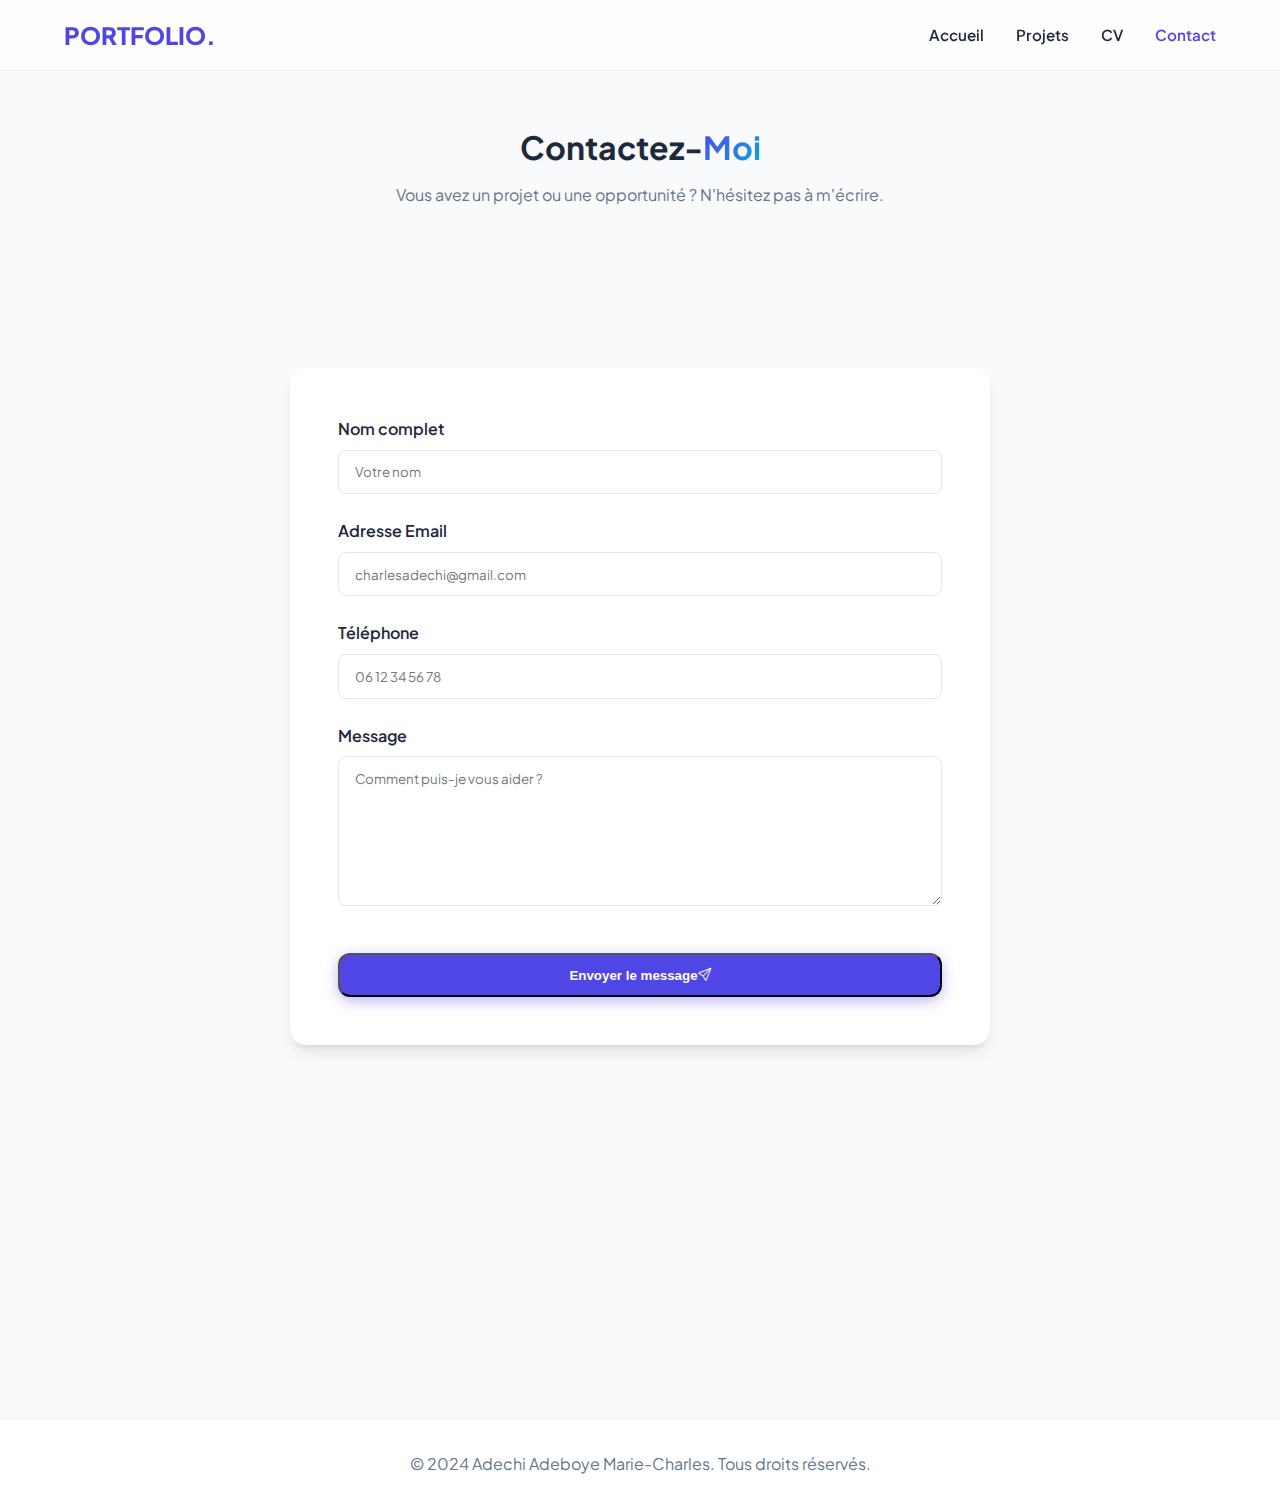
<file: contact.html>
<!DOCTYPE html>
<html lang="fr">
<head>
    <meta charset="UTF-8">
    <meta name="viewport" content="width=device-width, initial-scale=1.0">
    <title>Contact - Portfolio</title>
    
    <link rel="preconnect" href="https://fonts.googleapis.com">
    <link rel="preconnect" href="https://fonts.gstatic.com" crossorigin>
    <link href="https://fonts.googleapis.com/css2?family=Plus+Jakarta+Sans:wght@300;400;600;700;800&display=swap" rel="stylesheet">
    <link rel="stylesheet" href="https://cdn.jsdelivr.net/npm/bootstrap-icons@1.10.0/font/bootstrap-icons.css">
    <link rel="stylesheet" href="css/modern-style.css">
    <link rel="icon" type="image/x-icon" href="assets/favicon.ico" />
</head>
<body>

    <nav class="navbar">
        <a href="index.html" class="logo">PORTFOLIO<span style="color:var(--primary)">.</span></a>
        <div class="nav-toggle"><i class="bi bi-list"></i></div>
        <ul class="nav-links">
            <li><a href="index.html">Accueil</a></li>
            <li><a href="projects.html">Projets</a></li>
            <li><a href="resume.html">CV</a></li>
            <li><a href="contact.html" class="active">Contact</a></li>
        </ul>
    </nav>

    <header class="section" style="padding-top: 8rem; text-align: center;">
        <div class="section-title" data-aos="fade-up">
            <h1>Contactez-<span class="text-gradient">Moi</span></h1>
            <p style="color: var(--gray);">Vous avez un projet ou une opportunité ? N'hésitez pas à m'écrire.</p>
        </div>
    </header>

    <section class="section" style="padding-top: 0;">
        <div class="form-container" data-aos="fade-up" style="transition-delay: 0.1s">
            <form id="contactForm" name="contact" method="POST" data-netlify="true">
                <!-- Champ caché requis par Netlify pour identifier le formulaire -->
                <input type="hidden" name="form-name" value="contact">
                
                <div class="form-group">
                    <label for="name">Nom complet</label>
                    <input class="form-control" id="name" name="name" type="text" placeholder="Votre nom" required />
                </div>

                <div class="form-group">
                    <label for="email">Adresse Email</label>
                    <input class="form-control" id="email" name="email" type="email" placeholder="charlesadechi@gmail.com" required />
                </div>

                <div class="form-group">
                    <label for="phone">Téléphone</label>
                    <input class="form-control" id="phone" name="phone" type="tel" placeholder="06 12 34 56 78" required />
                </div>

                <div class="form-group">
                    <label for="message">Message</label>
                    <textarea class="form-control" id="message" name="message" placeholder="Comment puis-je vous aider ?" required></textarea>
                </div>

                <button class="btn btn-primary" id="submitButton" type="submit" style="width: 100%; margin-top: 1rem;">
                    Envoyer le message <i class="bi bi-send"></i>
                </button>
            </form>
        </div>
    </section>

    <section class="section" style="text-align: center;" data-aos="fade-up">
        <div style="display: flex; justify-content: center; gap: 2rem; flex-wrap: wrap;">
            <div>
                <i class="bi bi-envelope text-gradient" style="font-size: 2rem;"></i>
                <p style="margin-top: 0.5rem; font-weight: 600;">Email</p>
            </div>
            <div>
                <i class="bi bi-linkedin text-gradient" style="font-size: 2rem;"></i>
                <p style="margin-top: 0.5rem; font-weight: 600;">LinkedIn</p>
            </div>
            <div>
                <i class="bi bi-github text-gradient" style="font-size: 2rem;"></i>
                <p style="margin-top: 0.5rem; font-weight: 600;">GitHub</p>
            </div>
        </div>
    </section>

    <footer>
        <p>&copy; 2024 Adechi Adeboye Marie-Charles. Tous droits réservés.</p>
    </footer>

    <script src="js/modern-script.js"></script>
</body>
</html>
</file>
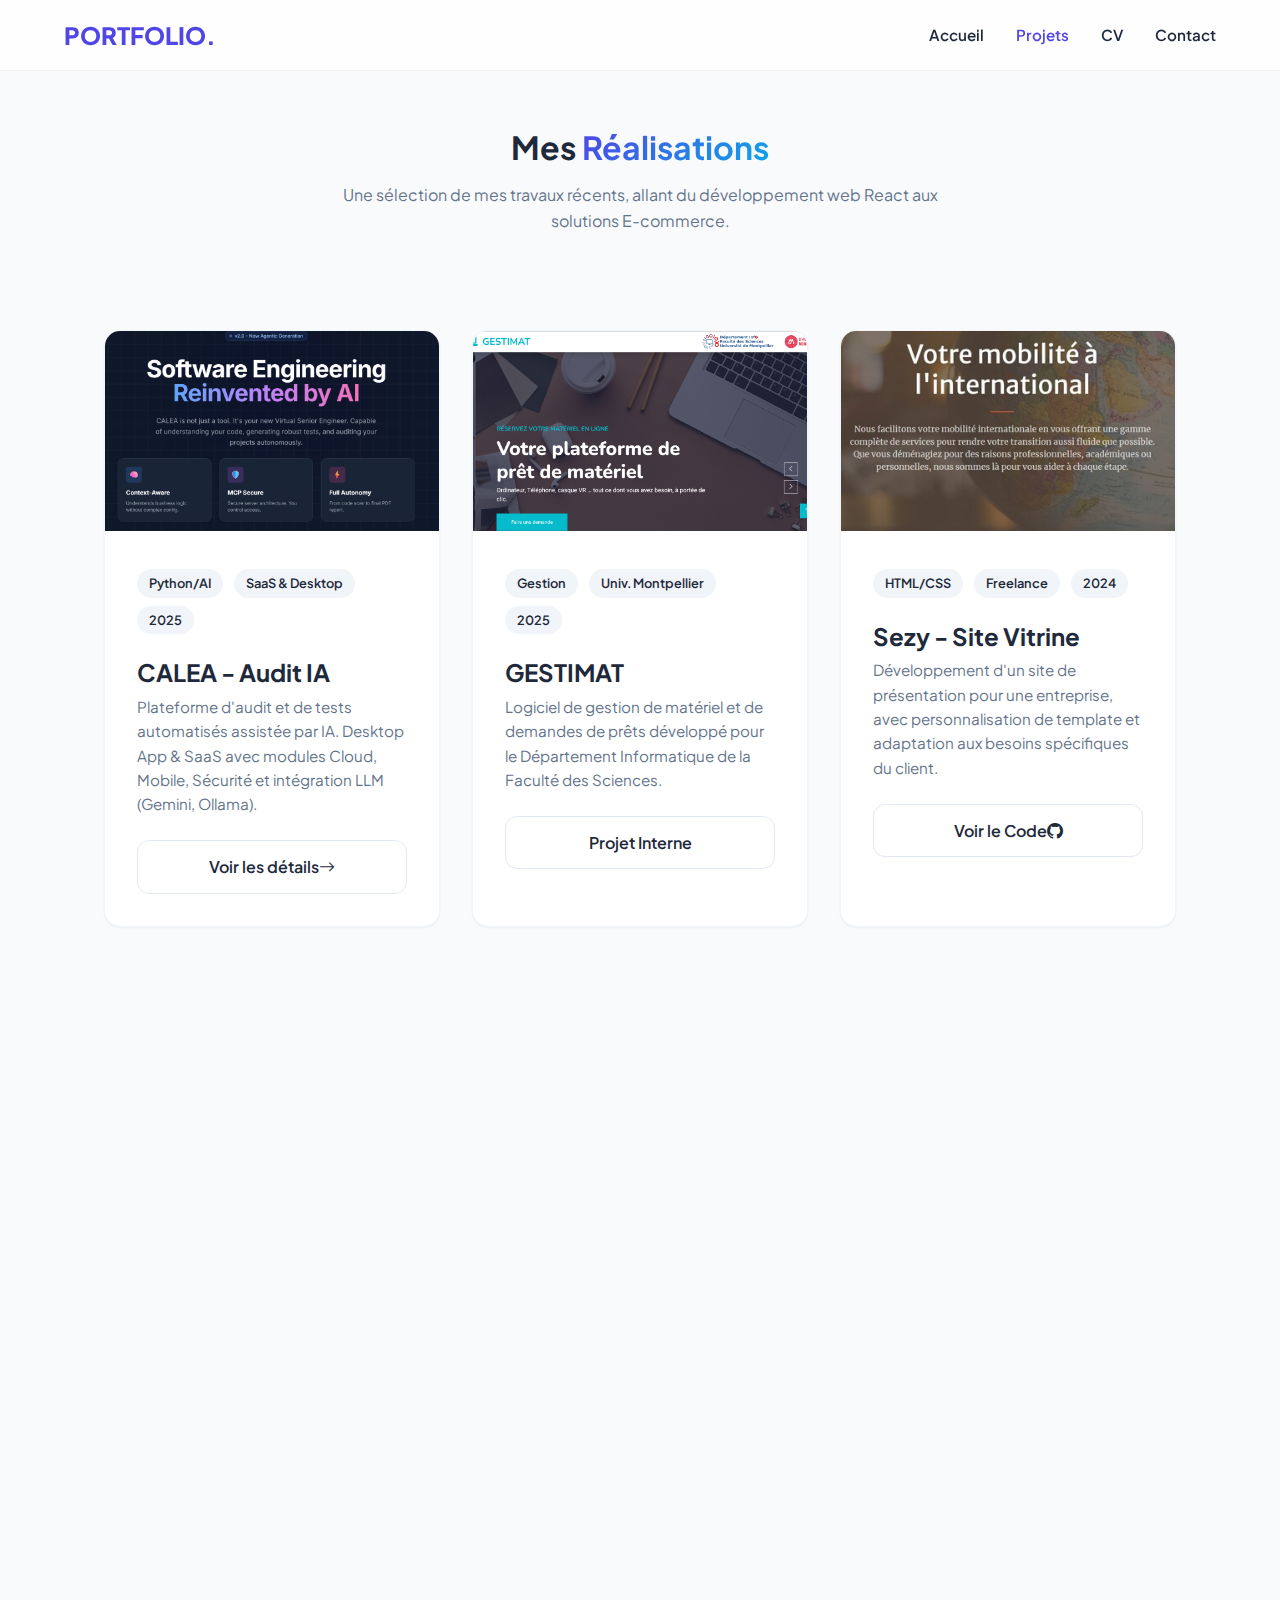
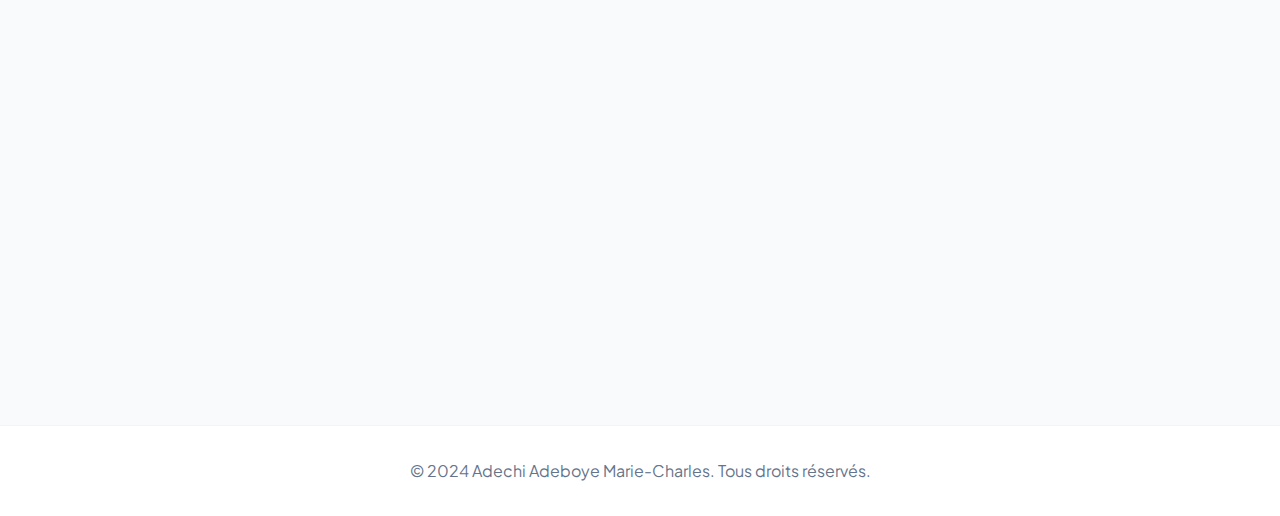
<file: projects.html>
<!DOCTYPE html>
<html lang="fr">
<head>
    <meta charset="UTF-8">
    <meta name="viewport" content="width=device-width, initial-scale=1.0">
    <title>Projets - Portfolio</title>
    
    <link rel="preconnect" href="https://fonts.googleapis.com">
    <link rel="preconnect" href="https://fonts.gstatic.com" crossorigin>
    <link href="https://fonts.googleapis.com/css2?family=Plus+Jakarta+Sans:wght@300;400;600;700;800&display=swap" rel="stylesheet">
    <link rel="stylesheet" href="https://cdn.jsdelivr.net/npm/bootstrap-icons@1.10.0/font/bootstrap-icons.css">
    <link rel="stylesheet" href="css/modern-style.css">
    <link rel="icon" type="image/x-icon" href="assets/favicon.ico" />
</head>
<body>

    <nav class="navbar">
        <a href="index.html" class="logo">PORTFOLIO<span style="color:var(--primary)">.</span></a>
        <div class="nav-toggle"><i class="bi bi-list"></i></div>
        <ul class="nav-links">
            <li><a href="index.html">Accueil</a></li>
            <li><a href="projects.html" class="active">Projets</a></li>
            <li><a href="resume.html">CV</a></li>
            <li><a href="contact.html">Contact</a></li>
        </ul>
    </nav>

    <header class="section" style="padding-top: 8rem; padding-bottom: 2rem;">
        <div class="section-title" data-aos="fade-up">
            <h1>Mes <span class="text-gradient">Réalisations</span></h1>
            <p style="color: var(--gray); max-width: 600px; margin: 0 auto;">Une sélection de mes travaux récents, allant du développement web React aux solutions E-commerce.</p>
        </div>
    </header>

    <section class="section" style="padding-top: 0;">
        <div class="grid">
            
            <!-- Project 1: CALEA -->
            <article class="card" data-aos="fade-up">
                <img src="./assets/calea.png" alt="CALEA Audit IA" class="card-img">
                <div class="card-body">
                    <div style="margin-bottom: 1rem;">
                        <span class="tag">Python/AI</span>
                        <span class="tag">SaaS & Desktop</span>
                        <span class="tag">2025</span>
                    </div>
                    <h3>CALEA - Audit IA</h3>
                    <p>Plateforme d'audit et de tests automatisés assistée par IA. Desktop App & SaaS avec modules Cloud, Mobile, Sécurité et intégration LLM (Gemini, Ollama).</p>
                    <a href="#" class="btn btn-outline" style="width: 100%">Voir les détails <i class="bi bi-arrow-right"></i></a>
                </div>
            </article>

            <!-- Project 2: GESTIMAT -->
            <article class="card" data-aos="fade-up" style="transition-delay: 0.1s">
                <img src="./assets/gestimat.png" alt="GESTIMAT" class="card-img">
                <div class="card-body">
                    <div style="margin-bottom: 1rem;">
                        <span class="tag">Gestion</span>
                        <span class="tag">Univ. Montpellier</span>
                        <span class="tag">2025</span>
                    </div>
                    <h3>GESTIMAT</h3>
                    <p>Logiciel de gestion de matériel et de demandes de prêts développé pour le Département Informatique de la Faculté des Sciences.</p>
                    <span class="btn btn-outline" style="width: 100%; cursor: default;">Projet Interne</span>
                </div>
            </article>

            <!-- Project 3: Sezy -->
            <article class="card" data-aos="fade-up" style="transition-delay: 0.15s">
                <img src="./assets/Capture.jpg" alt="Sezy Site Vitrine" class="card-img">
                <div class="card-body">
                    <div style="margin-bottom: 1rem;">
                        <span class="tag">HTML/CSS</span>
                        <span class="tag">Freelance</span>
                        <span class="tag">2024</span>
                    </div>
                    <h3>Sezy - Site Vitrine</h3>
                    <p>Développement d'un site de présentation pour une entreprise, avec personnalisation de template et adaptation aux besoins spécifiques du client.</p>
                    <a href="https://github.com/carlimma" target="_blank" class="btn btn-outline" style="width: 100%">Voir le Code <i class="bi bi-github"></i></a>
                </div>
            </article>

            <!-- Project 4: React Games -->
            <article class="card" data-aos="fade-up" style="transition-delay: 0.2s">
                <img src="./assets/Capture-.jpg" alt="Site de jeux React" class="card-img">
                <div class="card-body">
                    <div style="margin-bottom: 1rem;">
                        <span class="tag">React</span>
                        <span class="tag">Universitaire</span>
                        <span class="tag">2024</span>
                    </div>
                    <h3>Site web de jeux</h3>
                    <p>Développement collaboratif d'une plateforme de jeux en ligne (Bataille ouverte, 6 qui prend, Crazy8) avec React.js.</p>
                    <a href="https://github.com/carlimma" target="_blank" class="btn btn-outline" style="width: 100%">Voir le Code <i class="bi bi-github"></i></a>
                </div>
            </article>

        </div>
    </section>

    <section class="section" style="text-align: center; margin-top: 2rem;" data-aos="fade-up">
        <div class="card" style="background: linear-gradient(135deg, var(--primary), var(--secondary)); color: white;">
            <div class="card-body">
                <h2 style="margin-bottom: 1rem;">Un projet en tête ?</h2>
                <p style="color: rgba(255,255,255,0.9);">Discutons de la manière dont je peux vous aider à le réaliser.</p>
                <a href="contact.html" class="btn" style="background: white; color: var(--primary);">Contactez-moi</a>
            </div>
        </div>
    </section>

    <footer>
        <p>&copy; 2024 Adechi Adeboye Marie-Charles. Tous droits réservés.</p>
    </footer>

    <script src="js/modern-script.js"></script>
</body>
</html>
</file>
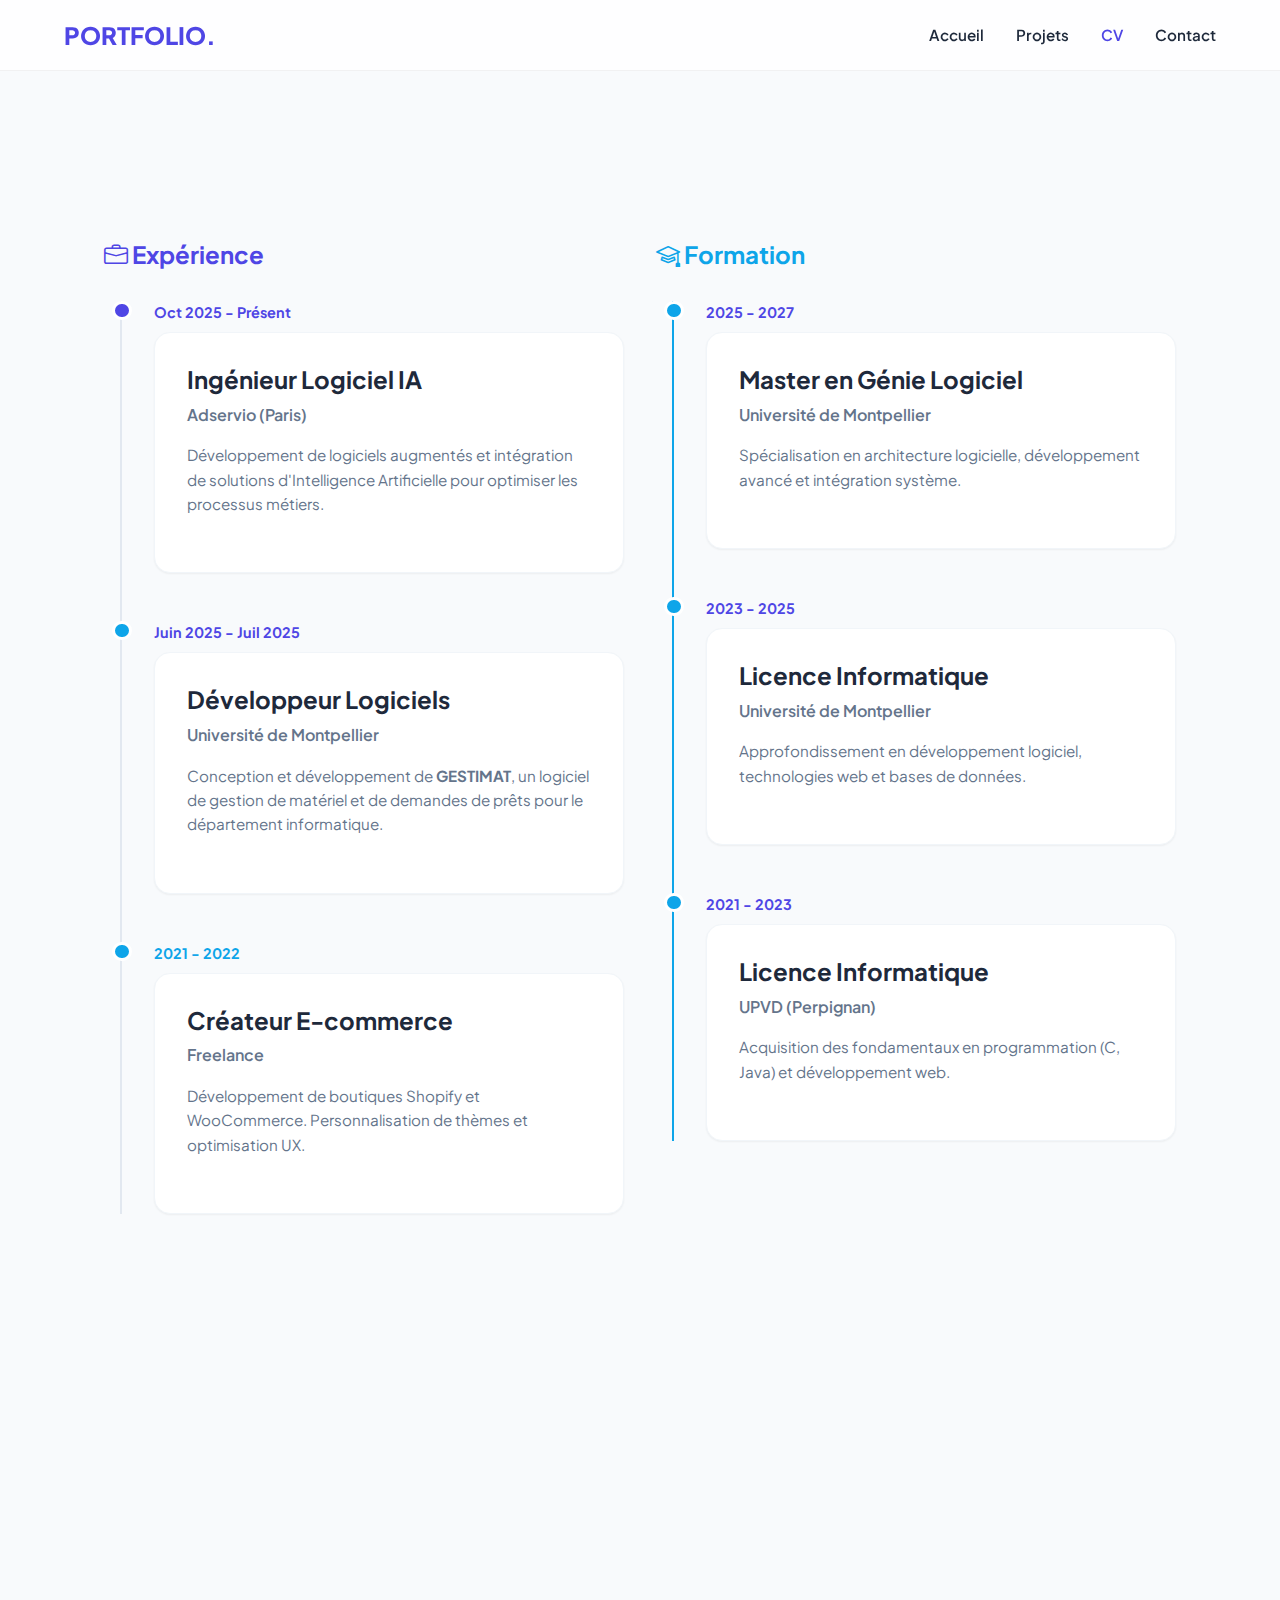
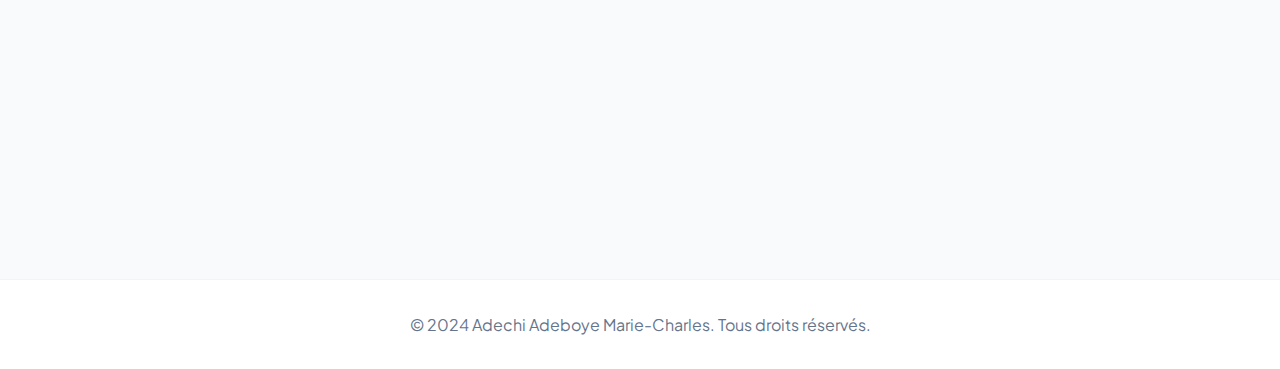
<file: resume.html>
<!DOCTYPE html>
<html lang="fr">
<head>
    <meta charset="UTF-8">
    <meta name="viewport" content="width=device-width, initial-scale=1.0">
    <title>CV - Portfolio</title>
    
    <link rel="preconnect" href="https://fonts.googleapis.com">
    <link rel="preconnect" href="https://fonts.gstatic.com" crossorigin>
    <link href="https://fonts.googleapis.com/css2?family=Plus+Jakarta+Sans:wght@300;400;600;700;800&display=swap" rel="stylesheet">
    <link rel="stylesheet" href="https://cdn.jsdelivr.net/npm/bootstrap-icons@1.10.0/font/bootstrap-icons.css">
    <link rel="stylesheet" href="css/modern-style.css">
    <link rel="icon" type="image/x-icon" href="assets/favicon.ico" />
</head>
<body>

    <nav class="navbar">
        <a href="index.html" class="logo">PORTFOLIO<span style="color:var(--primary)">.</span></a>
        <div class="nav-toggle"><i class="bi bi-list"></i></div>
        <ul class="nav-links">
            <li><a href="index.html">Accueil</a></li>
            <li><a href="projects.html">Projets</a></li>
            <li><a href="resume.html" class="active">CV</a></li>
            <li><a href="contact.html">Contact</a></li>
        </ul>
    </nav>

    <header class="section" style="padding-top: 8rem; padding-bottom: 2rem; display: flex; justify-content: space-between; align-items: flex-end; flex-wrap: wrap; gap: 2rem;">
        <div class="section-title" style="margin-bottom: 0; text-align: left;" data-aos="fade-right">
            <h1>Mon <span class="text-gradient">Parcours</span></h1>
            <p style="color: var(--gray);">Expériences professionnelles et formation académique.</p>
        </div>
        <a href="./assets/CV.pdf" download="CV.pdf" class="btn btn-primary" data-aos="fade-left">
            <i class="bi bi-download"></i> Télécharger le CV
        </a>
    </header>

    <section class="section" style="padding-top: 0;">
        <div class="grid" style="align-items: start;">
            
            <!-- Experience -->
            <div data-aos="fade-up">
                <h2 style="color: var(--primary); margin-bottom: 2rem;"><i class="bi bi-briefcase"></i> Expérience</h2>
                <div class="timeline">
                    
                    <div class="timeline-item">
                        <div class="timeline-dot"></div>
                        <div class="timeline-date">Oct 2025 - Présent</div>
                        <div class="card">
                            <div class="card-body">
                                <h3>Ingénieur Logiciel IA</h3>
                                <div style="font-weight: 600; color: var(--gray); margin-bottom: 1rem;">Adservio (Paris)</div>
                                <p>Développement de logiciels augmentés et intégration de solutions d'Intelligence Artificielle pour optimiser les processus métiers.</p>
                            </div>
                        </div>
                    </div>

                    <div class="timeline-item">
                        <div class="timeline-dot" style="background: var(--secondary);"></div>
                        <div class="timeline-date">Juin 2025 - Juil 2025</div>
                        <div class="card">
                            <div class="card-body">
                                <h3>Développeur Logiciels</h3>
                                <div style="font-weight: 600; color: var(--gray); margin-bottom: 1rem;">Université de Montpellier</div>
                                <p>Conception et développement de <strong>GESTIMAT</strong>, un logiciel de gestion de matériel et de demandes de prêts pour le département informatique.</p>
                            </div>
                        </div>
                    </div>

                    <div class="timeline-item">
                        <div class="timeline-dot" style="background: var(--secondary);"></div>
                        <div class="timeline-date" style="color: var(--secondary);">2021 - 2022</div>
                        <div class="card">
                            <div class="card-body">
                                <h3>Créateur E-commerce</h3>
                                <div style="font-weight: 600; color: var(--gray); margin-bottom: 1rem;">Freelance</div>
                                <p>Développement de boutiques Shopify et WooCommerce. Personnalisation de thèmes et optimisation UX.</p>
                            </div>
                        </div>
                    </div>

                </div>
            </div>

            <!-- Education -->
            <div data-aos="fade-up" style="transition-delay: 0.2s">
                <h2 style="color: var(--secondary); margin-bottom: 2rem;"><i class="bi bi-mortarboard"></i> Formation</h2>
                <div class="timeline" style="border-color: var(--secondary);">
                    
                    <div class="timeline-item">
                        <div class="timeline-dot" style="background: var(--secondary); border-color: white;"></div>
                        <div class="timeline-date">2025 - 2027</div>
                        <div class="card">
                            <div class="card-body">
                                <h3>Master en Génie Logiciel</h3>
                                <div style="font-weight: 600; color: var(--gray); margin-bottom: 1rem;">Université de Montpellier</div>
                                <p>Spécialisation en architecture logicielle, développement avancé et intégration système.</p>
                            </div>
                        </div>
                    </div>

                    <div class="timeline-item">
                        <div class="timeline-dot" style="background: var(--secondary); border-color: white;"></div>
                        <div class="timeline-date">2023 - 2025</div>
                        <div class="card">
                            <div class="card-body">
                                <h3>Licence Informatique</h3>
                                <div style="font-weight: 600; color: var(--gray); margin-bottom: 1rem;">Université de Montpellier</div>
                                <p>Approfondissement en développement logiciel, technologies web et bases de données.</p>
                            </div>
                        </div>
                    </div>

                    <div class="timeline-item">
                        <div class="timeline-dot" style="background: var(--secondary); border-color: white;"></div>
                        <div class="timeline-date">2021 - 2023</div>
                        <div class="card">
                            <div class="card-body">
                                <h3>Licence Informatique</h3>
                                <div style="font-weight: 600; color: var(--gray); margin-bottom: 1rem;">UPVD (Perpignan)</div>
                                <p>Acquisition des fondamentaux en programmation (C, Java) et développement web.</p>
                            </div>
                        </div>
                    </div>

                </div>
            </div>

        </div>
    </section>

    <!-- Skills & Certifications -->
    <section class="section bg-white" style="border-radius: var(--radius); margin-bottom: 4rem;" data-aos="fade-up">
        <div class="section-title">
            <h2>Compétences & <span class="text-gradient">Certifications</span></h2>
        </div>
        
        <div class="grid" style="grid-template-columns: repeat(auto-fit, minmax(250px, 1fr));">
            
            <div>
                <h4 style="margin-bottom: 1.5rem;">Domaines d'Expertise</h4>
                <div>
                    <span class="tag">Génie Logiciel</span>
                    <span class="tag">Intelligence Artificielle</span>
                    <span class="tag">Gestion de Projet</span>
                    <span class="tag">Gestion d'équipe</span>
                    <span class="tag">Développement Fullstack</span>
                </div>
            </div>

            <div>
                <h4 style="margin-bottom: 1.5rem;">Tech Stack</h4>
                <div>
                    <span class="tag">Python</span>
                    <span class="tag">Java</span>
                    <span class="tag">JavaScript/React</span>
                    <span class="tag">Git/GitHub</span>
                    <span class="tag">SQL</span>
                    <span class="tag">C</span>
                </div>
            </div>

            <div>
                <h4 style="margin-bottom: 1.5rem;">Certifications</h4>
                <ul style="list-style: none; padding-left: 0; color: var(--gray);">
                    <li style="margin-bottom: 0.5rem;"><i class="bi bi-check-circle-fill text-gradient"></i> Gestion de projet Agile</li>
                    <li style="margin-bottom: 0.5rem;"><i class="bi bi-check-circle-fill text-gradient"></i> L'IA pour les débutants</li>
                    <li style="margin-bottom: 0.5rem;"><i class="bi bi-check-circle-fill text-gradient"></i> Claude Code in Action</li>
                </ul>
            </div>

        </div>
    </section>

    <footer>
        <p>&copy; 2024 Adechi Adeboye Marie-Charles. Tous droits réservés.</p>
    </footer>

    <script src="js/modern-script.js"></script>
</body>
</html>
</file>
<file: css/modern-style.css>
:root {
    --primary: #4f46e5;
    --primary-dark: #4338ca;
    --secondary: #0ea5e9;
    --dark: #1e293b;
    --light: #f8fafc;
    --gray: #64748b;
    --white: #ffffff;
    --glass: rgba(255, 255, 255, 0.8);
    --shadow-sm: 0 1px 2px 0 rgb(0 0 0 / 0.05);
    --shadow-md: 0 4px 6px -1px rgb(0 0 0 / 0.1), 0 2px 4px -2px rgb(0 0 0 / 0.1);
    --shadow-lg: 0 10px 15px -3px rgb(0 0 0 / 0.1), 0 4px 6px -4px rgb(0 0 0 / 0.1);
    --radius: 1rem;
    --font-main: 'Plus Jakarta Sans', sans-serif;
}

* {
    margin: 0;
    padding: 0;
    box-sizing: border-box;
}

body {
    font-family: var(--font-main);
    background-color: var(--light);
    color: var(--dark);
    line-height: 1.6;
    overflow-x: hidden;
}

a {
    text-decoration: none;
    color: inherit;
    transition: all 0.3s ease;
}

/* Typography */
h1, h2, h3, h4, h5, h6 {
    font-weight: 700;
    line-height: 1.2;
    margin-bottom: 1rem;
}

.text-gradient {
    background: linear-gradient(135deg, var(--primary) 0%, var(--secondary) 100%);
    -webkit-background-clip: text;
    -webkit-text-fill-color: transparent;
    background-clip: text;
}

/* Navbar */
.navbar {
    position: fixed;
    top: 0;
    left: 0;
    width: 100%;
    background: var(--glass);
    backdrop-filter: blur(12px);
    -webkit-backdrop-filter: blur(12px);
    z-index: 1000;
    padding: 1rem 5%;
    display: flex;
    justify-content: space-between;
    align-items: center;
    border-bottom: 1px solid rgba(0,0,0,0.05);
}

.logo {
    font-size: 1.5rem;
    font-weight: 800;
    color: var(--primary);
}

.nav-links {
    display: flex;
    gap: 2rem;
    list-style: none;
}

.nav-links a {
    font-weight: 600;
    color: var(--dark);
    font-size: 0.95rem;
}

.nav-links a:hover, .nav-links a.active {
    color: var(--primary);
}

.nav-toggle {
    display: none;
    font-size: 1.5rem;
    cursor: pointer;
}

/* Hero Section */
.hero {
    min-height: 100vh;
    display: flex;
    align-items: center;
    justify-content: center;
    padding: 8rem 5% 5rem;
    background: radial-gradient(circle at top right, rgba(79, 70, 229, 0.1), transparent 40%),
                radial-gradient(circle at bottom left, rgba(14, 165, 233, 0.1), transparent 40%);
}

.hero-content {
    display: flex;
    flex-wrap: wrap;
    align-items: center;
    justify-content: space-between;
    max-width: 1200px;
    width: 100%;
    gap: 4rem;
}

.hero-text {
    flex: 1;
    min-width: 300px;
}

.hero-badge {
    display: inline-block;
    padding: 0.5rem 1rem;
    background: rgba(79, 70, 229, 0.1);
    color: var(--primary);
    border-radius: 2rem;
    font-weight: 600;
    font-size: 0.85rem;
    margin-bottom: 1.5rem;
}

.hero h1 {
    font-size: 3.5rem;
    margin-bottom: 1.5rem;
}

.hero p {
    font-size: 1.25rem;
    color: var(--gray);
    margin-bottom: 2rem;
}

.btn-group {
    display: flex;
    gap: 1rem;
}

.btn {
    display: inline-flex;
    align-items: center;
    justify-content: center;
    padding: 0.8rem 2rem;
    border-radius: 0.75rem;
    font-weight: 600;
    cursor: pointer;
    transition: transform 0.2s, box-shadow 0.2s;
}

.btn-primary {
    background: var(--primary);
    color: var(--white);
    box-shadow: 0 4px 14px 0 rgba(79, 70, 229, 0.39);
}

.btn-primary:hover {
    background: var(--primary-dark);
    transform: translateY(-2px);
}

.btn-success {
    background: #10b981;
    color: var(--white);
    border: none;
}

.btn-outline {
    background: var(--white);
    color: var(--dark);
    border: 1px solid #e2e8f0;
}

.btn-outline:hover {
    border-color: var(--dark);
    transform: translateY(-2px);
}

.hero-img {
    flex: 1;
    min-width: 300px;
    display: flex;
    justify-content: center;
    position: relative;
}

.profile-blob {
    width: 400px;
    height: 400px;
    background: linear-gradient(135deg, var(--primary), var(--secondary));
    border-radius: 30% 70% 70% 30% / 30% 30% 70% 70%;
    overflow: hidden;
    position: relative;
    animation: morph 8s ease-in-out infinite;
    box-shadow: var(--shadow-lg);
}

.profile-blob img {
    width: 100%;
    height: 100%;
    object-fit: cover;
    object-position: top;
}

@keyframes morph {
    0% { border-radius: 60% 40% 30% 70% / 60% 30% 70% 40%; }
    50% { border-radius: 30% 60% 70% 40% / 50% 60% 30% 60%; }
    100% { border-radius: 60% 40% 30% 70% / 60% 30% 70% 40%; }
}

/* Sections */
.section {
    padding: 6rem 5%;
    max-width: 1200px;
    margin: 0 auto;
}

.section-title {
    text-align: center;
    margin-bottom: 4rem;
}

.section-title h2 {
    font-size: 2.5rem;
    margin-bottom: 1rem;
}

/* Cards (Projects, Resume) */
.grid {
    display: grid;
    grid-template-columns: repeat(auto-fit, minmax(300px, 1fr));
    gap: 2rem;
}

.card {
    background: var(--white);
    border-radius: var(--radius);
    overflow: hidden;
    box-shadow: var(--shadow-sm);
    transition: transform 0.3s, box-shadow 0.3s;
    border: 1px solid #f1f5f9;
}

.card:hover {
    transform: translateY(-5px);
    box-shadow: var(--shadow-lg);
}

.card-img {
    width: 100%;
    height: 200px;
    object-fit: cover;
}

.card-body {
    padding: 2rem;
}

.card h3 {
    font-size: 1.5rem;
    margin-bottom: 0.5rem;
}

.card p {
    color: var(--gray);
    margin-bottom: 1.5rem;
    font-size: 0.95rem;
}

.tag {
    display: inline-block;
    padding: 0.25rem 0.75rem;
    background: #f1f5f9;
    color: var(--dark);
    border-radius: 1rem;
    font-size: 0.8rem;
    font-weight: 600;
    margin-right: 0.5rem;
    margin-bottom: 0.5rem;
}

/* Timeline (Resume) */
.timeline {
    position: relative;
    border-left: 2px solid #e2e8f0;
    padding-left: 2rem;
    margin-left: 1rem;
}

.timeline-item {
    margin-bottom: 3rem;
    position: relative;
}

.timeline-dot {
    position: absolute;
    left: -2.6rem;
    top: 0;
    width: 1.2rem;
    height: 1.2rem;
    background: var(--primary);
    border-radius: 50%;
    border: 3px solid var(--white);
}

.timeline-date {
    color: var(--primary);
    font-weight: 700;
    font-size: 0.9rem;
    margin-bottom: 0.5rem;
}

/* Contact Form */
.form-container {
    background: var(--white);
    padding: 3rem;
    border-radius: var(--radius);
    box-shadow: var(--shadow-lg);
    max-width: 700px;
    margin: 0 auto;
}

.form-group {
    margin-bottom: 1.5rem;
}

.form-group label {
    display: block;
    margin-bottom: 0.5rem;
    font-weight: 600;
}

.form-control {
    width: 100%;
    padding: 0.8rem 1rem;
    border: 1px solid #e2e8f0;
    border-radius: 0.5rem;
    font-family: inherit;
    transition: border-color 0.3s;
}

.form-control:focus {
    outline: none;
    border-color: var(--primary);
    box-shadow: 0 0 0 3px rgba(79, 70, 229, 0.1);
}

textarea.form-control {
    resize: vertical;
    min-height: 150px;
}

/* Footer */
footer {
    background: var(--white);
    padding: 2rem 5%;
    text-align: center;
    color: var(--gray);
    margin-top: auto;
    border-top: 1px solid #f1f5f9;
}

/* Mobile Responsive */
@media (max-width: 768px) {
    .hero h1 { font-size: 2.5rem; }
    .hero-content { flex-direction: column-reverse; text-align: center; }
    .hero-text { margin-top: 2rem; }
    .btn-group { justify-content: center; }
    .nav-links {
        position: fixed;
        top: 70px;
        right: -100%;
        width: 100%;
        background: var(--white);
        flex-direction: column;
        padding: 2rem;
        box-shadow: var(--shadow-lg);
        transition: 0.3s;
    }
    .nav-links.active { right: 0; }
    .nav-toggle { display: block; }
}

/* Animations Helper */
[data-aos] {
    opacity: 0;
    transform: translateY(20px);
    transition: opacity 0.6s ease, transform 0.6s ease;
}

[data-aos="fade-up"].visible {
    opacity: 1;
    transform: translateY(0);
}
</file>
